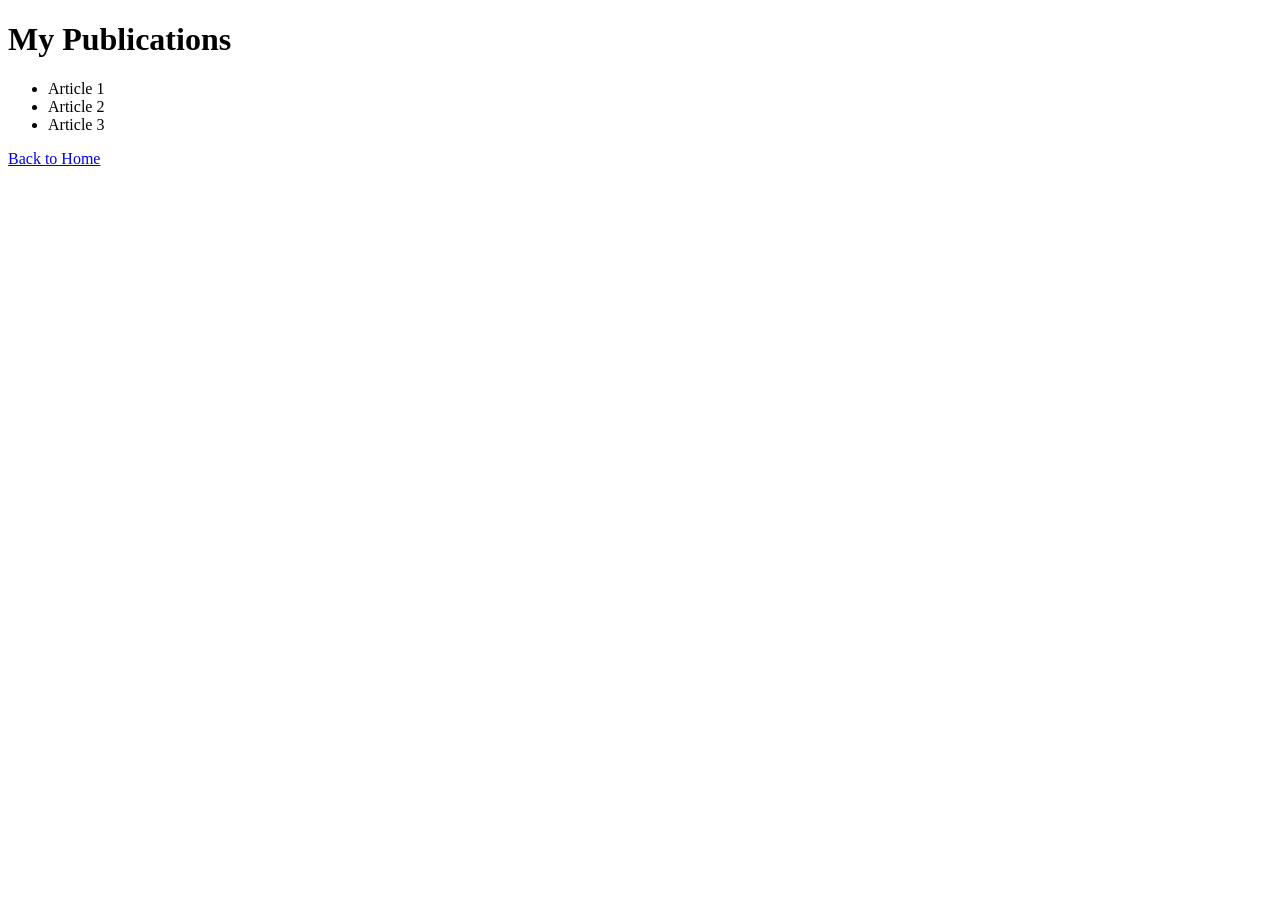
<file: upload/publications.html>
<!DOCTYPE html>
<html>
<head>
    <title>Publications</title>
    <!-- Favicon -->
    <link rel="icon" type="image/png" href="images/favicon.png">
</head>
<body>

<h1>My Publications</h1>

<ul>
    <li>Article 1</li>
    <li>Article 2</li>
    <li>Article 3</li>
</ul>

<a href="index.html">Back to Home</a>

</body>
</html>
</file>
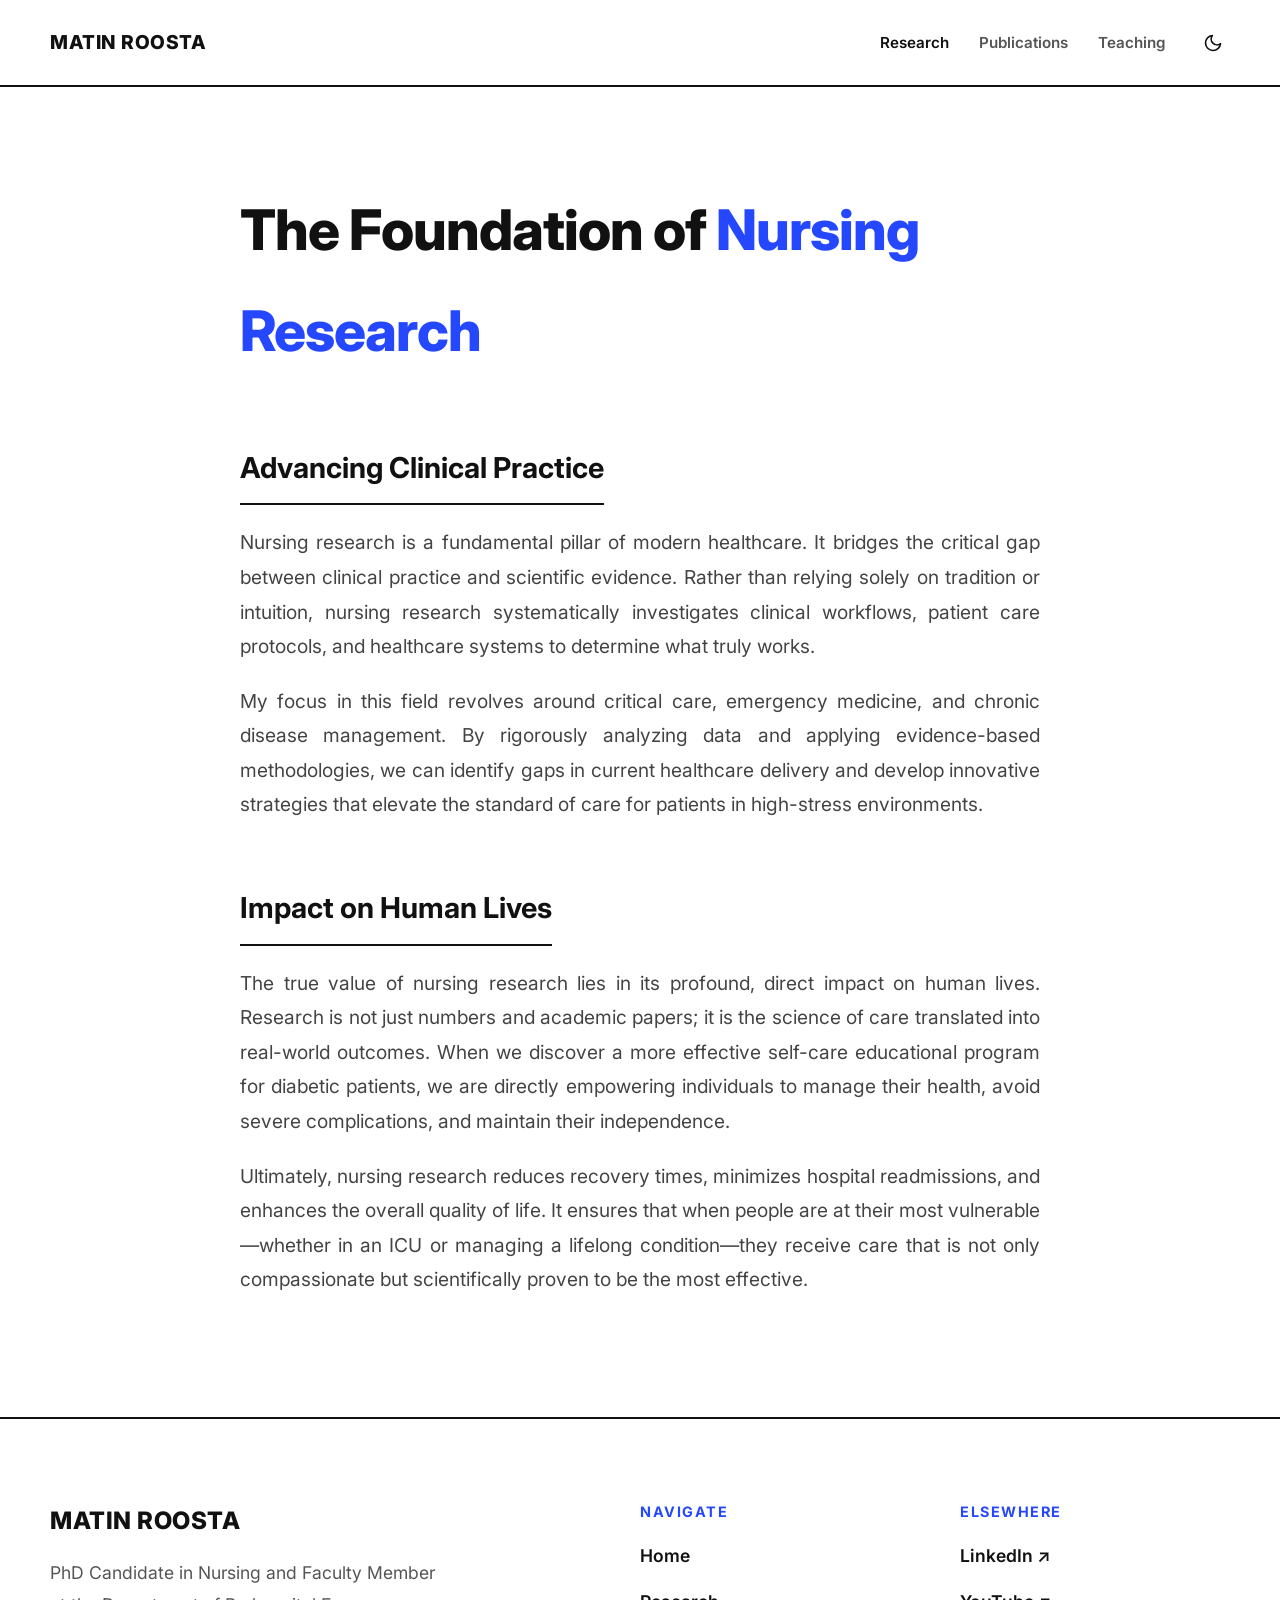
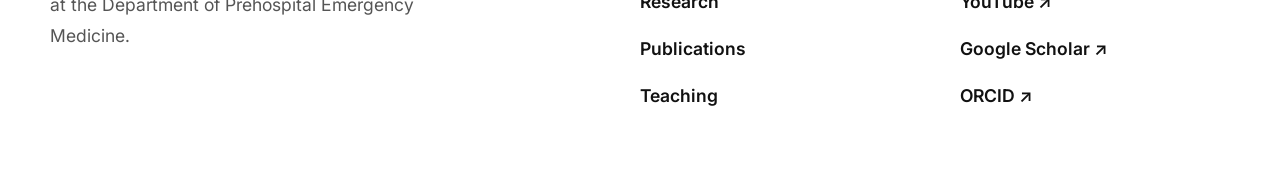
<file: upload/research.html>
<!DOCTYPE html>
<html lang="en">
<head>
    <meta charset="UTF-8">
    <meta name="viewport" content="width=device-width, initial-scale=1.0">
    <title>Research | Matin Roosta</title>
    
    <!-- Favicon -->
    <link rel="icon" type="image/png" href="images/favicon.png">
    
    <!-- فونت گوگل (Inter) -->
    <link href="https://fonts.googleapis.com/css2?family=Inter:wght@400;500;600;700;800&display=swap" rel="stylesheet">
    
    <style>
        /* ========================================= */
        /* ----- متغیرهای رنگی (برای دارک مود) ----- */
        /* ========================================= */
        :root {
            --bg-color: #ffffff;
            --text-main: #111111;
            --text-muted: #444444;
            --text-light: #555555;
            --border-color: #111111;
            --header-bg: rgba(255, 255, 255, 0.98);
            --accent-blue: #2548ff;
            --card-bg: #ffffff;
            --card-hover-bg: #111111;
            --card-hover-text: #ffffff;
            --item-hover-bg: #fafafa;
            --abstract-border: #dddddd;
            --svg-fill: #111111;
        }

        /* رنگ های حالت تاریک */
        body.dark-mode {
            --bg-color: #121212;
            --text-main: #f0f0f0;
            --text-muted: #cccccc;
            --text-light: #aaaaaa;
            --border-color: #f0f0f0;
            --header-bg: rgba(18, 18, 18, 0.98);
            --accent-blue: #6b8aff; /* آبی روشن تر برای دیده شدن در پس زمینه تیره */
            --card-bg: #1e1e1e;
            --card-hover-bg: #f0f0f0;
            --card-hover-text: #111111;
            --item-hover-bg: #1a1a1a;
            --abstract-border: #333333;
            --svg-fill: #f0f0f0;
        }

        * {
            margin: 0;
            padding: 0;
            box-sizing: border-box;
            font-family: 'Inter', sans-serif;
            scroll-behavior: smooth;
        }

        body {
            background-color: var(--bg-color);
            color: var(--text-main);
            overflow-x: hidden;
            line-height: 1.8;
            transition: background-color 0.4s ease, color 0.4s ease; /* انیمیشن نرم تغییر تم */
        }

        /* ----- Header & Nav ----- */
        header {
            position: fixed;
            top: 0;
            left: 0;
            width: 100%;
            background-color: var(--header-bg);
            display: flex;
            justify-content: space-between;
            align-items: center;
            padding: 25px 50px;
            border-bottom: 2px solid var(--border-color);
            z-index: 1000;
            transition: background-color 0.4s ease, border-color 0.4s ease;
        }

        .logo {
            font-size: 1.2rem;
            font-weight: 800;
            text-transform: uppercase;
            letter-spacing: 0.5px;
            color: var(--text-main);
            text-decoration: none;
            transition: color 0.4s ease;
        }

        nav {
            display: flex;
            gap: 30px;
        }

        nav a {
            text-decoration: none;
            color: var(--text-light);
            font-weight: 600;
            font-size: 0.95rem;
            transition: color 0.3s;
        }

        nav a:hover, nav a.active {
            color: var(--text-main);
        }

        /* دکمه زبان و دارک مود */
        .header-actions {
            display: flex;
            align-items: center;
            gap: 15px;
            margin-left: 30px;
        }

        .theme-toggle {
            background: none;
            border: none;
            cursor: pointer;
            color: var(--text-main);
            display: flex;
            align-items: center;
            justify-content: center;
            width: 35px;
            height: 35px;
            border-radius: 50%;
            transition: all 0.3s;
        }

        .theme-toggle:hover {
            background-color: var(--item-hover-bg);
        }

        .theme-toggle svg {
            fill: none;
            stroke: var(--text-main);
            stroke-width: 2;
            stroke-linecap: round;
            stroke-linejoin: round;
            width: 20px;
            height: 20px;
            transition: stroke 0.4s ease;
        }

        /* محتوای صفحه پژوهش */
        .page-content {
            max-width: 900px;
            margin: 0 auto;
            padding: 180px 50px 100px 50px; /* فاصله از بالا بخاطر هدر ثابت */
        }

        .page-title {
            font-size: 3.5rem;
            font-weight: 800;
            letter-spacing: -1px;
            margin-bottom: 20px;
            color: var(--text-main);
            transition: color 0.4s ease;
        }

        .highlight {
            color: var(--accent-blue);
            transition: color 0.4s ease;
        }

        .section-block {
            margin-top: 60px;
        }

        .section-block h2 {
            font-size: 1.8rem;
            font-weight: 700;
            margin-bottom: 20px;
            border-bottom: 2px solid var(--border-color);
            padding-bottom: 10px;
            display: inline-block;
            transition: border-color 0.4s ease;
        }

        .section-block p {
            font-size: 1.2rem;
            color: var(--text-muted);
            margin-bottom: 20px;
            text-align: justify;
            transition: color 0.4s ease;
        }

        /* فوتر (دقیقا مثل صفحه اصلی) */
        footer {
            border-top: 2px solid var(--border-color);
            padding: 80px 50px;
            display: flex;
            justify-content: space-between;
            gap: 50px;
            background-color: var(--bg-color);
            transition: border-color 0.4s ease, background-color 0.4s ease;
        }

        .footer-col { display: flex; flex-direction: column; gap: 15px; }
        .brand-col { flex: 2; }
        .brand-col h2 { font-size: 1.5rem; font-weight: 800; text-transform: uppercase; letter-spacing: 0.5px; transition: color 0.4s ease; }
        .brand-col p { color: var(--text-light); font-size: 1.1rem; max-width: 400px; transition: color 0.4s ease; }
        .nav-col, .social-col { flex: 1; }
        .footer-heading { color: var(--accent-blue); font-weight: 700; letter-spacing: 1.5px; text-transform: uppercase; font-size: 0.9rem; transition: color 0.4s ease; }
        .footer-col a { color: var(--text-main); text-decoration: none; font-weight: 600; font-size: 1.1rem; transition: color 0.3s; display: inline-flex; align-items: center; gap: 10px; }
        .footer-col a:hover { color: var(--accent-blue); }

        @media (max-width: 900px) {
            header { padding: 20px; }
            .nav-links { display: none; }
            .page-content { padding: 120px 20px 60px 20px; }
            .page-title { font-size: 2.5rem; }
            footer { flex-direction: column; padding: 50px 20px; gap: 40px; }
        }
    </style>
</head>
<body>

    <script>
        // Apply dark mode immediately before rendering to prevent white flash
        if (localStorage.getItem('theme') === 'dark') {
            document.body.classList.add('dark-mode');
        }
    </script>

    <!-- هدر -->
    <header>
        <a href="index.html" class="logo">Matin Roosta</a>
        <div style="display: flex; align-items: center;">
            <nav class="nav-links">
                <a href="research.html" class="active">Research</a>
                <a href="index.html#publications">Publications</a>
                <a href="index.html#teaching">Teaching</a>
            </nav>
            <div class="header-actions">
                <!-- دکمه دارک مود -->
                <button class="theme-toggle" id="themeToggleBtn" title="Toggle Dark Mode">
                    <!-- پیش فرض: آیکون ماه -->
                    <svg id="themeIcon" viewBox="0 0 24 24">
                        <path id="themeIconPath" d="M21 12.79A9 9 0 1 1 11.21 3 7 7 0 0 0 21 12.79z"></path>
                    </svg>
                </button>
            </div>
        </div>
    </header>

    <!-- محتوای اصلی صفحه -->
    <main class="page-content">
        
        <h1 class="page-title">The Foundation of <span class="highlight">Nursing Research</span></h1>

        <!-- بخش اول: درباره پژوهش در پرستاری -->
        <div class="section-block">
            <h2>Advancing Clinical Practice</h2>
            <p>
                Nursing research is a fundamental pillar of modern healthcare. It bridges the critical gap between clinical practice and scientific evidence. Rather than relying solely on tradition or intuition, nursing research systematically investigates clinical workflows, patient care protocols, and healthcare systems to determine what truly works. 
            </p>
            <p>
                My focus in this field revolves around critical care, emergency medicine, and chronic disease management. By rigorously analyzing data and applying evidence-based methodologies, we can identify gaps in current healthcare delivery and develop innovative strategies that elevate the standard of care for patients in high-stress environments.
            </p>
        </div>

        <!-- بخش دوم: تاثیر پژوهش بر زندگی مردم -->
        <div class="section-block">
            <h2>Impact on Human Lives</h2>
            <p>
                The true value of nursing research lies in its profound, direct impact on human lives. Research is not just numbers and academic papers; it is the science of care translated into real-world outcomes. When we discover a more effective self-care educational program for diabetic patients, we are directly empowering individuals to manage their health, avoid severe complications, and maintain their independence.
            </p>
            <p>
                Ultimately, nursing research reduces recovery times, minimizes hospital readmissions, and enhances the overall quality of life. It ensures that when people are at their most vulnerable—whether in an ICU or managing a lifelong condition—they receive care that is not only compassionate but scientifically proven to be the most effective.
            </p>
        </div>

    </main>

    <!-- فوتر -->
    <footer>
        <div class="footer-col brand-col">
            <h2>MATIN ROOSTA</h2>
            <p>PhD Candidate in Nursing and Faculty Member at the Department of Prehospital Emergency Medicine.</p>
        </div>
        
        <div class="footer-col nav-col">
            <span class="footer-heading">NAVIGATE</span>
            <a href="index.html">Home</a>
            <a href="research.html">Research</a>
            <a href="index.html#publications">Publications</a>
            <a href="index.html#teaching">Teaching</a>
        </div>
        
        <div class="footer-col social-col">
            <span class="footer-heading">ELSEWHERE</span>
            <a href="#" target="_blank">LinkedIn &#8599;</a>
            <a href="#" target="_blank">YouTube &#8599;</a>
            <a href="https://scholar.google.com/citations?hl=en&user=ZGdhd8QAAAAJ" target="_blank">Google Scholar &#8599;</a>
            <a href="#" target="_blank">ORCID &#8599;</a>
        </div>
    </footer>

    <!-- Scripts (دارک مود) -->
    <script>
        // Dark Mode Toggle
        const themeToggleBtn = document.getElementById('themeToggleBtn');
        const body = document.body;
        const iconPath = document.getElementById('themeIconPath');

        // مسیر آیکون های SVG
        const moonIcon = "M21 12.79A9 9 0 1 1 11.21 3 7 7 0 0 0 21 12.79z"; // هلال ماه
        const sunIcon = "M12 3v1m0 16v1m9-9h-1M4 12H3m15.364 6.364l-.707-.707M6.343 6.343l-.707-.707m12.728 0l-.707.707M6.343 17.657l-.707.707M16 12a4 4 0 11-8 0 4 4 0 018 0z"; // خورشید

        // بررسی حافظه مرورگر هنگام لود صفحه
        if (localStorage.getItem('theme') === 'dark') {
            body.classList.add('dark-mode');
            if (iconPath) {
                iconPath.setAttribute('d', sunIcon);
            }
        }

        // رویداد کلیک روی دکمه
        if (themeToggleBtn) {
            themeToggleBtn.addEventListener('click', () => {
                body.classList.toggle('dark-mode');
                
                if (body.classList.contains('dark-mode')) {
                    localStorage.setItem('theme', 'dark');
                    if (iconPath) iconPath.setAttribute('d', sunIcon);
                } else {
                    localStorage.setItem('theme', 'light');
                    if (iconPath) iconPath.setAttribute('d', moonIcon);
                }
            });
        }
    </script>

</body>
</html>
</file>
